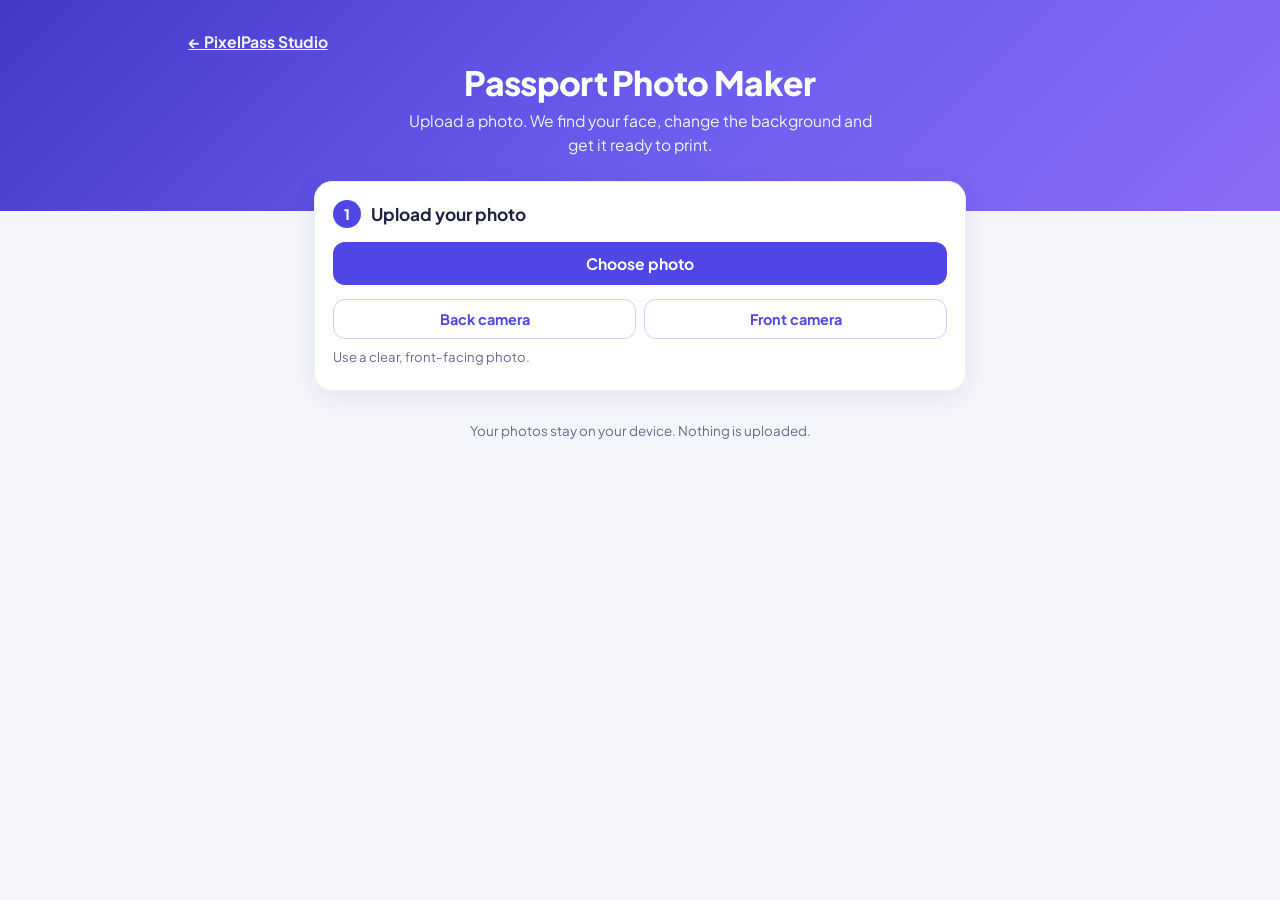
<file: editor.html>
<!DOCTYPE html>
<html lang="en">
<head>
<meta charset="utf-8">
<meta name="viewport" content="width=device-width,initial-scale=1">
<title>Photo Editor – PixelPass Studio</title><link rel="icon" href="assets/favicon.svg" type="image/svg+xml">
<meta name="description" content="Free passport photo maker: change the background colour, pick any photo size and print many copies on A4 or any page.">
<link rel="preconnect" href="https://fonts.googleapis.com"><link rel="preconnect" href="https://fonts.gstatic.com" crossorigin>
<link href="https://fonts.googleapis.com/css2?family=Plus+Jakarta+Sans:wght@400;600;700;800&display=swap" rel="stylesheet">
<style>
:root{--ink:#1f2340;--mut:#666b8c;--c1:#4f46e5;--c1d:#4338ca;--c4:#0d9488;--bd:#e4e6f2;--bg:#f5f6fb;color-scheme:light}
*{box-sizing:border-box}
html{scroll-behavior:smooth}
body{margin:0;font:16px/1.55 "Plus Jakarta Sans","Segoe UI",system-ui,sans-serif;color:var(--ink);background:var(--bg);min-height:100vh}
header{color:#fff;text-align:center;padding:30px 18px 54px;background:linear-gradient(135deg,#4338ca,#6d5ef0 55%,#8b6bf5)}
h1{margin:0 0 6px;font:800 clamp(1.5rem,6vw,2.1rem)/1.2 "Plus Jakarta Sans","Segoe UI",system-ui,sans-serif;letter-spacing:-.02em}
header p{margin:0 auto;max-width:480px;opacity:.93;font-size:.98rem}
main{max-width:680px;margin:-30px auto 0;padding:0 14px 8px;position:relative}
.card{background:#fff;border-radius:18px;padding:18px;margin-bottom:16px;box-shadow:0 6px 24px rgba(40,40,100,.09);border:1px solid #eceef8}
h2{margin:0 0 14px;font:700 1.08rem/1.2 "Plus Jakarta Sans","Segoe UI",system-ui,sans-serif;display:flex;align-items:center;gap:10px}
.n{display:inline-grid;place-items:center;width:28px;height:28px;border-radius:50%;background:var(--c1);color:#fff;font-size:.9rem;font-weight:800}
.g{display:grid;grid-template-columns:repeat(auto-fit,minmax(150px,1fr));gap:10px;margin-bottom:10px}
label{display:block;font-size:.85rem;font-weight:700;color:var(--mut);margin:0 0 4px}
select,input[type=number],input[type=text]{width:100%;padding:10px 12px;border:1.5px solid var(--bd);border-radius:12px;font:inherit;background:#fff;color:var(--ink);transition:border-color .15s,box-shadow .15s}
select:focus,input:focus{outline:0;border-color:var(--c1);box-shadow:0 0 0 4px rgba(79,70,229,.14)}
input[type=range]{width:100%;accent-color:var(--c1)}
input[type=color]{width:100%;height:42px;border:1.5px solid var(--bd);border-radius:12px;padding:3px;background:#fff}
.ck{display:flex;align-items:center;gap:8px;font-weight:600;color:var(--ink);margin:8px 0}
.btn{display:block;width:100%;text-align:center;padding:12px;border:0;border-radius:12px;font:700 .98rem "Plus Jakarta Sans","Segoe UI",system-ui,sans-serif;color:#fff;background:var(--c1);cursor:pointer;margin-top:10px;transition:background .15s,transform .1s}
.btn:hover{background:var(--c1d)}.btn:active{transform:scale(.985)}
.alt{background:var(--c4)}.alt:hover{background:#0b7d73}
.ghost{background:#fff;color:var(--c1);border:1.5px solid #cfd2f3}.ghost:hover{background:#f1f2ff}
.btn:disabled{opacity:.4}
.row2{display:flex;gap:8px}.row2 .btn{flex:1;padding:10px;font-size:.9rem}
details.adv{margin-top:12px;border-top:1px solid var(--bd);padding-top:8px}
details.adv summary{cursor:pointer;font-weight:700;color:var(--c1);padding:6px 0;list-style:none}
details.adv summary::before{content:"＋ "}details.adv[open] summary::before{content:"－ "}
details.adv summary::-webkit-details-marker{display:none}
@media (prefers-reduced-motion:reduce){html{scroll-behavior:auto}.btn{transition:none}}
.sw{display:flex;flex-wrap:wrap;gap:8px;margin:2px 0 10px}.sw button{width:34px;height:34px;border-radius:50%;border:2px solid #d7daf0;padding:0;cursor:pointer}.sw button:hover{border-color:var(--c1)}
.vh{position:absolute;opacity:0;width:1px;height:1px}
canvas{display:block;max-width:100%;height:auto;margin:12px auto;border:1px solid var(--bd);border-radius:10px;background:#fff}
#single{max-width:200px}#pv{max-width:240px}
.hint{font-size:.82rem;color:var(--mut);margin:4px 0}
.nav{display:flex;gap:8px;align-items:center}.nav b{flex:1;text-align:center}.nav .btn{width:auto;padding:8px 16px;margin:0}
#ov{position:fixed;inset:0;background:#eef0ff;z-index:50;overflow:auto;padding:12px}
.ovh{display:flex;gap:8px;position:sticky;top:0;z-index:6;padding-bottom:8px;background:#eef0ff}.ovh .btn{margin-top:0}
#pgbox{position:relative;margin:8px auto;background:#fff;box-shadow:0 4px 18px rgba(0,0,0,.25);touch-action:none}
#pgbox img{position:absolute;cursor:grab;touch-action:none;user-select:none;-webkit-user-drag:none;outline:1px dashed #99a}
#printRoot{display:none}
@media print{*{-webkit-print-color-adjust:exact;print-color-adjust:exact}html,body{background:#fff!important;margin:0!important;padding:0!important;min-height:0!important}body>*:not(#printRoot){display:none!important}#printRoot{display:block!important}.pg{position:relative;overflow:hidden;break-after:page;page-break-after:always}.pg:last-child{break-after:auto;page-break-after:auto}.pg img{position:absolute}}
[hidden]{display:none!important}
#msg{font-weight:600;color:var(--c4)}
footer{text-align:center;color:var(--mut);font-size:.84rem;padding:6px 16px 30px}
</style>
</head>
<body>
<header><p style="margin:0 0 8px"><a href="index.html" style="color:#fff;font-weight:700;text-decoration:underline">← PixelPass Studio</a></p><h1>Passport Photo Maker</h1><p>Upload a photo. We find your face, change the background and get it ready to print.</p></header>
<main>

<section class="card"><h2><span class="n">1</span>Upload your photo</h2>
<label for="f" class="btn">Choose photo</label>
<div class="row2"><label for="cam1" class="btn ghost">Back camera</label><label for="cam2" class="btn ghost">Front camera</label></div>
<input id="cam1" class="vh" type="file" accept="image/*" capture="environment"><input id="cam2" class="vh" type="file" accept="image/*" capture="user">
<input id="f" class="vh" type="file" accept="image/jpeg,image/png,image/webp,.jpg,.jpeg,.png,.webp">
<p class="hint" id="fn">Use a clear, front-facing photo.</p></section>

<section class="card" id="s2" hidden><h2><span class="n">2</span>Background</h2>
<label>Background colour (tap to use)</label><div class="sw" id="sw2"></div>
<label for="bgc">Your own colour</label><input id="bgc" type="color" value="#ffffff">
<p class="hint" id="aimsg">Runs automatically after you choose a photo. Needs internet (small download).</p>
<canvas id="pv" width="10" height="10"></canvas>
<button class="btn" id="ok" type="button">Looks good, continue</button>
<details class="adv"><summary>More options</summary>
<label for="hex">Colour code</label><input id="hex" type="text" value="#ffffff" maxlength="7" spellcheck="false" aria-label="Colour code">
<label class="ck"><input id="gu" type="checkbox"> Use my own gradient</label>
<div class="g"><div><label for="gt">Top colour</label><input id="gt" type="color" value="#7cbcf5"></div><div><label for="gb">Bottom colour</label><input id="gb" type="color" value="#e6f3ff"></div></div>
<label for="bgf" class="btn ghost">Use a background picture</label><input id="bgf" class="vh" type="file" accept="image/jpeg,image/png,image/webp,.jpg,.jpeg,.png,.webp">
<label class="ck"><input id="bw" type="checkbox"> Black &amp; white photo</label>
<label class="ck"><input id="lt" type="checkbox" checked> Auto brighten face (fixes dark photos)</label>
<label for="br">Extra brightness</label><input id="br" type="range" min="0" max="60" value="0">
<label class="ck"><input id="fr" type="checkbox" checked> Clean colour fringe around edges</label>
<label for="st">Manual removal strength (if the AI cannot load)</label><input id="st" type="range" min="20" max="180" value="90">
<button class="btn alt" id="ai" type="button">Find face &amp; remove background again</button></details></section>

<section class="card" id="s3" hidden><h2><span class="n">3</span>Size &amp; dress</h2>
<div class="g"><div><label for="mode">Output</label><select id="mode"><option value="single" selected>Single photo (online application)</option><option value="sheet">Print sheet (many photos)</option></select></div>
<div id="szw"><label for="size">Photo size</label><select id="size">
<option value="35x45">35 × 45 mm – Passport / Visa</option>
<option value="51x51">51 × 51 mm (2 × 2 in)</option>
<option value="40x50">40 × 50 mm</option>
<option value="30x40">30 × 40 mm</option>
<option value="33x48">33 × 48 mm – China visa</option>
<option value="20x25">20 × 25 mm – Stamp size</option>
<option value="88x125">88 × 125 mm – Large</option>
<option value="custom">Custom size…</option></select></div>
<div id="spw" hidden><label for="spx">Photo size (pixels)</label><select id="spx"><option value="600x600">600 × 600 px (2 × 2 in)</option><option value="413x531">413 × 531 px (35 × 45 mm)</option><option value="300x400">300 × 400 px</option><option value="200x200">200 × 200 px</option><option value="custom">Custom size…</option></select></div>
<div id="cust2" hidden><label>Width × height (px)</label><div style="display:flex;gap:6px"><input id="cwp" type="number" min="50" max="4000" value="600"><input id="chp" type="number" min="50" max="4000" value="600"></div></div>
<div id="cust" hidden><label>Width × height (mm)</label><div style="display:flex;gap:6px"><input id="cwm" type="number" min="10" max="400" value="35"><input id="chm" type="number" min="10" max="400" value="45"></div></div></div>
<canvas id="single" width="10" height="10"></canvas>
<details class="adv"><summary>Adjust position &amp; quality</summary>
<label for="zm">Zoom</label><input id="zm" type="range" min="60" max="150" value="100">
<label for="hx">Move left / right</label><input id="hx" type="range" min="-30" max="30" value="0">
<label for="vy">Move up / down</label><input id="vy" type="range" min="-30" max="30" value="0">
<button class="btn ghost" id="rs" type="button">Reset position</button>
<label class="ck"><input id="en" type="checkbox"> Enhance detail (for soft or small photos)</label>
<label for="sh">Sharpness</label><input id="sh" type="range" min="0" max="100" value="35">
<div class="g" style="margin-top:8px"><div><label for="bd">Border</label><select id="bd"><option value="0">None</option><option value="0.3" selected>Thin (0.3 mm)</option><option value="0.5">Medium (0.5 mm)</option><option value="1">Thick (1 mm)</option></select></div>
<div><label for="bdc">Border colour</label><input id="bdc" type="color" value="#000000"></div></div></details></section>

<section class="card" id="s4" hidden><h2><span class="n">4</span>Print</h2>
<div class="g">
<div><label for="n">Number of copies</label><input id="n" type="number" min="1" max="200" value="6"></div>
<div><label for="pg">Page size</label><select id="pg"><option value="a4">A4 (210 × 297 mm)</option><option value="a3">A3</option><option value="a5">A5</option><option value="letter">Letter</option><option value="4x6">4 × 6 in</option><option value="5x7">5 × 7 in</option></select></div></div>
<p class="hint" id="info"></p>
<div class="nav" id="nav" hidden><button class="btn ghost" id="prev" type="button">Previous</button><b id="pn"></b><button class="btn ghost" id="next" type="button">Next</button></div>
<canvas id="sheet" width="10" height="10"></canvas>
<button class="btn" id="prn" type="button">Print now</button>
<button class="btn alt" id="dpdf" type="button">Download PDF</button>
<div class="row2"><button class="btn ghost" id="prt" type="button">Move photos</button><button class="btn ghost" id="dl" type="button">Download JPG</button></div>
<details class="adv"><summary>More layout options</summary>
<div class="g"><div><label for="ori">Orientation</label><select id="ori"><option value="p">Portrait</option><option value="l">Landscape</option></select></div>
<div><label for="dpi">Quality (DPI)</label><select id="dpi"><option>150</option><option>200</option><option selected>300</option><option>400</option><option>600</option></select></div>
<div><label for="al">Arrange photos</label><select id="al"><option value="l">Left to right</option><option value="r">Right to left</option><option value="c">Centered</option></select></div>
<div><label for="gap">Gap (mm)</label><input id="gap" type="number" min="0" max="30" step="0.5" value="3"></div>
<div><label for="mar">Page margin (mm)</label><input id="mar" type="number" min="0" max="50" step="0.5" value="8"></div></div>
<p class="hint">For the clearest print use the original camera photo, 300 DPI is enough, and print at 100% / Actual size.</p></details>
<p class="hint" id="msg"></p></section>

<section class="card" id="s5" hidden><h2><span class="n">4</span>Download</h2>
<label for="kb">Maximum file size in KB (optional, e.g. 50)</label><input id="kb" type="number" min="5" max="5000" placeholder="No limit">
<p class="hint" id="sinfo"></p>
<button class="btn" id="dls" type="button">Download photo (JPG)</button></section>
</main>
<div id="ov" hidden>
<div class="ovh"><button class="btn ghost" id="ovx" type="button">Close</button><button class="btn" id="ovp" type="button">Print</button><button class="btn alt" id="ovr" type="button">Reset</button></div>
<div class="nav" id="ovn" hidden><button class="btn ghost" id="ovprev" type="button">Previous</button><b id="ovpn"></b><button class="btn ghost" id="ovnext" type="button">Next</button></div>
<p class="hint">Drag any photo to move it. When ready, press Print. In the print window choose your printer (or Save as PDF), set Scale to 100% / Actual size, and paper to the same size.</p>
<div id="pgbox"></div></div>
<div id="printRoot"></div>
<footer>Your photos stay on your device. Nothing is uploaded.</footer>
<script>
(function(){
var $=function(i){return document.getElementById(i)};
var cropPx=0,origImg=null,lightLut=null,cutAdj,faceB=null,lightDirty=true,srcFile,work,cut,hT=0,hX=0,c0=0,bgI=null,ok=false,cur=0,tm,S=null;
var PG={a4:[210,297],a3:[297,420],a5:[148,210],letter:[215.9,279.4],'4x6':[101.6,152.4],'5x7':[127,177.8]};
function deb(f,t){clearTimeout(tm);tm=setTimeout(f,t)}
function loadImg(file,cb){var u=URL.createObjectURL(file),im=new Image();im.onload=function(){URL.revokeObjectURL(u);cb(im)};im.onerror=function(){$('fn').textContent='Could not open this picture.'};im.src=u}
function save(b,n){var u=URL.createObjectURL(b),a=document.createElement('a');a.href=u;a.download=n;document.body.appendChild(a);a.click();a.remove();setTimeout(function(){URL.revokeObjectURL(u)},4000)}
function gray(x,X,Y,w,h){var im=x.getImageData(X,Y,w,h),q=im.data;for(var k=0;k<q.length;k+=4){var g=.299*q[k]+.587*q[k+1]+.114*q[k+2];q[k]=q[k+1]=q[k+2]=g}x.putImageData(im,X,Y)}
function paintBg(x,X,Y,w,h){if(bgI){var s=Math.max(w/bgI.width,h/bgI.height),dw=bgI.width*s,dh=bgI.height*s;x.drawImage(bgI,X+(w-dw)/2,Y+(h-dh)/2,dw,dh)}else if($('gu').checked){var g=x.createLinearGradient(0,Y,0,Y+h);g.addColorStop(0,$('gt').value);g.addColorStop(1,$('gb').value);x.fillStyle=g;x.fillRect(X,Y,w,h)}else{x.fillStyle=$('bgc').value;x.fillRect(X,Y,w,h)}}

$('f').onchange=function(){var f=this.files[0];if(!f)return;srcFile=f;faceB=null;$('fn').textContent=f.name;
loadImg(f,function(im){origImg=im;var s=Math.min(1,1600/Math.max(im.width,im.height));work=document.createElement('canvas');work.width=Math.round(im.width*s);work.height=Math.round(im.height*s);work.getContext('2d').drawImage(im,0,0,work.width,work.height);
ok=false;$('s3').hidden=$('s4').hidden=$('s5').hidden=true;$('s2').hidden=false;$('zm').value=100;$('hx').value=0;$('vy').value=0;build();runAI();$('s2').scrollIntoView({behavior:'smooth'})})};

$('cam1').onchange=$('cam2').onchange=$('f').onchange;

function build(){
var w=work.width,h=work.height,id=work.getContext('2d').getImageData(0,0,w,h),d=id.data,tol=+$('st').value,x,y,i,k,R=[],G=[],B=[];
function sm(px,py){k=(py*w+px)*4;R.push(d[k]);G.push(d[k+1]);B.push(d[k+2])}
function md(a){a.sort(function(p,q){return p-q});return a[a.length>>1]}
var cols=[],bands=[[.025,.06,0,1,0,1],[0,1,.025,.06,0,.45],[0,1,.94,.975,0,.45]];
bands[0]=[0,1,.025,.06,0,1];bands[1]=[.025,.06,0,.45,0,1];bands[2]=[.94,.975,0,.45,0,1];
for(var bi=0;bi<3;bi++){var bb=bands[bi],R=[],G=[],B=[],xa=Math.round(bb[0]*w),xb=Math.max(xa+1,Math.round(bb[1]*w)),ya=Math.round(bb[2]*h),yb=Math.max(ya+1,Math.round(bb[3]*h));
if(bi==0){xa=0;xb=w;ya=Math.round(.025*h);yb=Math.round(.06*h)}else if(bi==1){xa=Math.round(.025*w);xb=Math.round(.06*w);ya=0;yb=Math.round(.45*h)}else{xa=Math.round(.94*w);xb=Math.round(.975*w);ya=0;yb=Math.round(.45*h)}
for(y=ya;y<yb;y+=2)for(x=xa;x<xb;x+=2){k=(y*w+x)*4;R.push(d[k]);G.push(d[k+1]);B.push(d[k+2])}
if(R.length)cols.push([md(R),md(G),md(B)])}
var r0=cols[0][0],g0=cols[0][1],b0=cols[0][2],bg=new Uint8Array(w*h),st=new Int32Array(w*h),sp=0,gx0=w*.4,gx1=w*.6,gy0=h*.4,gy1=h*.85;
var sat=Math.max(r0,g0,b0)-Math.min(r0,g0,b0),sr=r0+g0+b0||1;
function chm(p){if(sat<=60)return false;k=p*4;var t=d[k]+d[k+1]+d[k+2];if(t<45)return false;return Math.abs(d[k]/t-r0/sr)+Math.abs(d[k+1]/t-g0/sr)+Math.abs(d[k+2]/t-b0/sr)<.2*(tol/100)}
function dist(p){k=p*4;var m=9999;for(var j=0;j<cols.length;j++){var v=Math.abs(d[k]-cols[j][0])+Math.abs(d[k+1]-cols[j][1])+Math.abs(d[k+2]-cols[j][2]);if(v<m)m=v}return chm(p)?Math.min(m,tol-1):m}
function sk(r,g,b){return r>80&&g>35&&b>15&&r>g&&r>b&&(r-g)>12&&(r-Math.min(g,b))>25}
var bgSk=sk(r0,g0,b0);
function guard(p){var px=p%w,py=(p/w)|0;if(px>gx0&&px<gx1&&py>gy0&&py<gy1)return true;if(bgSk)return false;k=p*4;return sk(d[k],d[k+1],d[k+2])}
function diff(p,q){return Math.abs(d[p*4]-d[q*4])+Math.abs(d[p*4+1]-d[q*4+1])+Math.abs(d[p*4+2]-d[q*4+2])}
function seed(p){if(!bg[p]&&dist(p)<tol&&!guard(p)){bg[p]=1;st[sp++]=p}}
function nb(p,q){if(bg[q]||guard(q))return;var dq=dist(q);if((dq<tol&&(diff(p,q)<60||chm(q)))||(diff(p,q)<7&&dq<tol*1.6)){bg[q]=1;st[sp++]=q}}
var rw=Math.max(3,Math.round(.012*w));
for(y=0;y<h;y++)for(x=0;x<w;x++){if(y<rw||(y<h*.6&&(x<rw||x>=w-rw))){i=y*w+x;bg[i]=1;st[sp++]=i}}
var ins=Math.max(rw+2,Math.round(.03*Math.min(w,h)));
for(x=ins;x<w-ins;x++)seed(ins*w+x);
for(y=ins;y<h*.6;y++){seed(y*w+ins);seed(y*w+w-1-ins)}
for(x=0;x<w;x++)seed((h-1)*w+x);
for(y=0;y<h;y++){seed(y*w);seed(y*w+w-1)}
while(sp){var p=st[--sp],px=p%w,py=(p/w)|0;if(px>0)nb(p,p-1);if(px<w-1)nb(p,p+1);if(py>0)nb(p,p-w);if(py<h-1)nb(p,p+w)}
var lab=new Int32Array(w*h),best=0,bl=0,L=0;
for(i=0;i<w*h;i++)if(!bg[i]&&!lab[i]){L++;var c=0;sp=0;st[sp++]=i;lab[i]=L;
while(sp){var q=st[--sp],qx=q%w,qy=(q/w)|0;c++;
if(qx>0&&!bg[q-1]&&!lab[q-1]){lab[q-1]=L;st[sp++]=q-1}if(qx<w-1&&!bg[q+1]&&!lab[q+1]){lab[q+1]=L;st[sp++]=q+1}
if(qy>0&&!bg[q-w]&&!lab[q-w]){lab[q-w]=L;st[sp++]=q-w}if(qy<h-1&&!bg[q+w]&&!lab[q+w]){lab[q+w]=L;st[sp++]=q+w}}
if(c>best){best=c;bl=L}}
var a=new Uint8Array(w*h);for(i=0;i<w*h;i++)a[i]=lab[i]===bl?255:0;
for(var it=0;it<2;it++){var e=a.slice();for(y=1;y<h-1;y++)for(x=1;x<w-1;x++){i=y*w+x;if(a[i]&&(!a[i-1]||!a[i+1]||!a[i-w]||!a[i+w]))e[i]=0}a=e}
for(var ps=0;ps<2;ps++){var s2=a.slice();for(y=1;y<h-1;y++)for(x=1;x<w-1;x++){i=y*w+x;s2[i]=(a[i-w-1]+a[i-w]+a[i-w+1]+a[i-1]+a[i]+a[i+1]+a[i+w-1]+a[i+w]+a[i+w+1])/9}a=s2}
for(i=0;i<w*h;i++)d[i*4+3]=a[i];
cut=document.createElement('canvas');cut.width=w;cut.height=h;cut.getContext('2d').putImageData(id,0,0);lightDirty=true;
finish(a,w,h);paintPv();renderAll()}
function finish(a,w,h){var x,y;hT=0;for(y=0;y<h;y++){var n=0;for(x=0;x<w;x++)if(a[y*w+x]>128)n++;if(n>w*.04){hT=y;break}}
c0=h*.69;var sx=0,sn=0,ye=Math.min(h,hT+Math.round(c0*.35));
for(y=hT;y<ye;y++)for(x=0;x<w;x++)if(a[y*w+x]>128){sx+=x;sn++}
hX=sn?sx/sn:w/2}

function applyLight(){lightDirty=false;lightLut=null;if(!cut)return;var auto=$('lt').checked,extra=+$('br').value;if(!auto&&!extra){cutAdj=null;lightLut=null;return}
var w=cut.width,h=cut.height,cx=cut.getContext('2d'),id=cx.getImageData(0,0,w,h),d=id.data,x0,x1,y0,y1,x,y,i,sum=0,n=0;
if(faceB){x0=faceB.originX+.15*faceB.width;x1=faceB.originX+.85*faceB.width;y0=faceB.originY+.2*faceB.height;y1=faceB.originY+.9*faceB.height}else{x0=hX-.1*w;x1=hX+.1*w;y0=hT+.15*c0;y1=hT+.5*c0}
x0=Math.max(0,Math.round(x0));x1=Math.min(w-1,Math.round(x1));y0=Math.max(0,Math.round(y0));y1=Math.min(h-1,Math.round(y1));
for(y=y0;y<=y1;y+=2)for(x=x0;x<=x1;x+=2){i=(y*w+x)*4;if(d[i+3]>200){sum+=.299*d[i]+.587*d[i+1]+.114*d[i+2];n++}}
var m=n>20?sum/n/255:.5,g=1;if(auto&&m<.46)g=Math.max(.55,Math.log(.46)/Math.log(Math.max(.06,m)));
var gain=1+extra/100,lut=new Uint8Array(256);for(i=0;i<256;i++)lut[i]=Math.round(Math.min(1,Math.pow(i/255,g)*gain)*255);
lightLut=lut;for(i=0;i<d.length;i+=4){d[i]=lut[d[i]];d[i+1]=lut[d[i+1]];d[i+2]=lut[d[i+2]]}
cutAdj=document.createElement('canvas');cutAdj.width=w;cutAdj.height=h;cutAdj.getContext('2d').putImageData(id,0,0)}
function paintPv(){if(lightDirty)applyLight();if(!cut)return;var c=$('pv'),w=cut.width,h=cut.height;c.width=w;c.height=h;var x=c.getContext('2d');paintBg(x,0,0,w,h);x.drawImage(cutAdj||cut,0,0);if($('bw').checked)gray(x,0,0,w,h)}

function sizeMM(){var v=$('size').value;if(v=='custom')return[Math.max(10,+$('cwm').value||35),Math.max(10,+$('chm').value||45)];var p=v.split('x');return[+p[0],+p[1]]}
function lay(){var s=sizeMM(),pg=PG[$('pg').value],o=$('ori').value=='l',pw=o?pg[1]:pg[0],ph=o?pg[0]:pg[1],m=+$('mar').value||0,g=+$('gap').value||0,dpi=+$('dpi').value,
cols=Math.floor((pw-2*m+g)/(s[0]+g)),rows=Math.floor((ph-2*m+g)/(s[1]+g)),per=Math.max(0,cols)*Math.max(0,rows),n=Math.max(1,Math.min(200,+$('n').value||1));
return{s:s,pw:pw,ph:ph,m:m,g:g,cols:cols,per:per,n:n,pages:per?Math.ceil(n/per):0,px:function(mm){return Math.round(mm/25.4*dpi)}}}
function usm(id,w,h,amt,r){if(amt<=0)return;var d=id.data,N=w*h,c,i,ch=new Float32Array(N);
for(c=0;c<3;c++){for(i=0;i<N;i++)ch[i]=d[i*4+c];var bl=bx(ch,w,h,r);for(i=0;i<N;i++){var v=d[i*4+c]+amt*(d[i*4+c]-bl[i]);d[i*4+c]=v<0?0:v>255?255:v}}}
function photo(W,H,b){var c=document.createElement('canvas');c.width=W;c.height=H;var x=c.getContext('2d');x.fillStyle=$('bdc').value;x.fillRect(0,0,W,H);
var iw=W-2*b,ih=H-2*b,ra=iw/ih,CW=cut.width,CH=cut.height,ch=c0,cw=ch*ra,top=hT-.09*ch;
if(top<0)top=0;if(top+ch>CH){ch=CH-top;cw=ch*ra}if(cw>CW){cw=CW;ch=cw/ra}
var left=Math.max(0,Math.min(hX-cw/2,CW-cw)),z=+$('zm').value/100,cx=left+cw/2+(+$('hx').value/100)*cw,cy=top+ch/2+(+$('vy').value/100)*ch,cw2=cw/z,ch2=ch/z,sc=iw/cw2;
cropPx=cw2*(origImg?origImg.width/CW:1);var l2=cx-cw2/2,t2=cy-ch2/2,sub=document.createElement('canvas');sub.width=iw;sub.height=ih;var sx=sub.getContext('2d');sx.imageSmoothingQuality='high';
if(origImg){var k=origImg.width/CW;sx.drawImage(origImg,l2*k,t2*k,cw2*k,ch2*k,0,0,iw,ih);sx.globalCompositeOperation='destination-in';sx.drawImage(cut,l2,t2,cw2,ch2,0,0,iw,ih);sx.globalCompositeOperation='source-over'}
else sx.drawImage(cutAdj||cut,l2,t2,cw2,ch2,0,0,iw,ih);
var sid=sx.getImageData(0,0,iw,ih),sd=sid.data,i;
if(origImg&&lightLut){for(i=0;i<sd.length;i+=4){sd[i]=lightLut[sd[i]];sd[i+1]=lightLut[sd[i+1]];sd[i+2]=lightLut[sd[i+2]]}}
var up=Math.max(1,iw/Math.max(1,cropPx)),en=$('en').checked,am=(+$('sh').value/100)*(en?1.6:.9);
usm(sid,iw,ih,am,Math.max(1,Math.min(4,Math.round(up*.9))));
if(en)usm(sid,iw,ih,.25,Math.max(6,Math.round(iw/40)));
sx.putImageData(sid,0,0);
x.save();x.beginPath();x.rect(b,b,iw,ih);x.clip();paintBg(x,b,b,iw,ih);x.drawImage(sub,b,b);x.restore();
if($('bw').checked)gray(x,b,b,iw,ih);return c}
function places(k,L){var a=k*L.per,e=Math.min(L.n,a+L.per),al=$('al').value,out=[];
for(var i=a;i<e;i++){var j=i-a,r=(j/L.cols)|0,cl=j%L.cols,inRow=Math.min(L.cols,e-a-r*L.cols),xm;
if(al=='l')xm=L.m+cl*(L.s[0]+L.g);else if(al=='r')xm=L.pw-L.m-L.s[0]-cl*(L.s[0]+L.g);else xm=(L.pw-(inRow*L.s[0]+(inRow-1)*L.g))/2+cl*(L.s[0]+L.g);
out.push([xm,L.m+r*(L.s[1]+L.g)])}return out}
var manual=null,manSig='',ovPage=0,photoURL=null;
function sigOf(L){return [L.s,L.pw,L.ph,L.m,L.g,L.n,$('al').value].join('|')}
function pos(k,L){return(manual&&manSig===sigOf(L)&&manual[k])?manual[k]:places(k,L)}
function paintPage(c,k,L,p,sc){sc=sc||1;var f=function(mm){return Math.round(L.px(mm)*sc)};c.width=f(L.pw);c.height=f(L.ph);var x=c.getContext('2d');x.imageSmoothingQuality='high';x.fillStyle='#fff';x.fillRect(0,0,c.width,c.height);
pos(k,L).forEach(function(q){x.drawImage(p,f(q[0]),f(q[1]),Math.round(p.width*sc),Math.round(p.height*sc))})}

function applyMode(){var sg=$('mode').value=='single';$('szw').hidden=sg;$('spw').hidden=!sg;$('cust').hidden=sg||$('size').value!='custom';$('cust2').hidden=!(sg&&$('spx').value=='custom');$('s4').hidden=!ok||sg;$('s5').hidden=!ok||!sg;$('single').style.maxWidth=sg?'320px':'200px'}
function renderAll(){if(!cut||!ok)return;if(lightDirty)applyLight();applyMode();
if($('mode').value=='single'){var q=$('spx').value=='custom'?[+$('cwp').value||600,+$('chp').value||600]:$('spx').value.split('x').map(Number),W1=Math.max(50,Math.min(4000,Math.round(q[0]))),H1=Math.max(50,Math.min(4000,Math.round(q[1]))),bm1=+$('bd').value,b1=bm1>0?Math.max(1,Math.round(bm1*11.81)):0,p1=photo(W1,H1,b1),sg1=$('single');
sg1.width=W1;sg1.height=H1;sg1.getContext('2d').drawImage(p1,0,0);S={single:true};
var wn=cropPx<W1*.8?' Your original photo is small for this size, so it may look soft. Use a closer or higher-resolution photo.':'';sg1.toBlob(function(bl){$('sinfo').textContent=W1+' × '+H1+' px, about '+Math.round(bl.size/1024)+' KB.'+wn},'image/jpeg',.92);return}
var L=lay(),bm=+$('bd').value,b=bm>0?Math.max(1,L.px(bm)):0,W=L.px(L.s[0]),H=L.px(L.s[1]),p=photo(W,H,b),sg=$('single');
sg.width=W;sg.height=H;sg.getContext('2d').drawImage(p,0,0);S={L:L,p:p};
if(L.per<1){$('info').textContent='This photo size does not fit on the page. Choose a smaller size or a larger page.';return}
cur=Math.min(cur,L.pages-1);
var ed=cropPx/(L.s[0]/25.4);$('info').textContent=L.per+' photos fit on one page. '+L.n+' copies need '+L.pages+' page'+(L.pages>1?'s':'')+'.'+(ed<220?' Warning: your original photo gives only about '+Math.round(ed)+' DPI for this size, so the print will look soft. Use a closer, higher-resolution photo.':'');
$('nav').hidden=L.pages<2;$('pn').textContent='Page '+(cur+1)+' of '+L.pages;$('prev').disabled=cur<1;$('next').disabled=cur>=L.pages-1;
var area=L.px(L.pw)*L.px(L.ph),cap=navigator.maxTouchPoints>0?16e6:60e6,sc=area>cap?Math.sqrt(cap/area):1;
if(sc<1)$('info').textContent+=' The preview and JPG are reduced for this device; the PDF keeps full quality.';
try{paintPage($('sheet'),cur,L,p,sc)}catch(e){$('info').textContent='The page preview is too large for your device. The PDF can still keep full quality.'}}

function pdfAll(){return(async function(){var L=S.L,k,hq=hqPhoto(L),img,flt;
if(window.CompressionStream){var id=hq.getContext('2d').getImageData(0,0,hq.width,hq.height).data,rgb=new Uint8Array(hq.width*hq.height*3),j=0;for(var i=0;i<id.length;i+=4){rgb[j++]=id[i];rgb[j++]=id[i+1];rgb[j++]=id[i+2]}
img=new Uint8Array(await new Response(new Blob([rgb]).stream().pipeThrough(new CompressionStream('deflate'))).arrayBuffer());flt='/Filter/FlateDecode'}
else{var bl=await new Promise(function(r){hq.toBlob(r,'image/jpeg',1)});img=new Uint8Array(await bl.arrayBuffer());flt='/Filter/DCTDecode'}
var ch=[],of=[],len=0,te=new TextEncoder(),mm=72/25.4,pw=(L.pw*mm).toFixed(2),ph=(L.ph*mm).toFixed(2),w=(L.s[0]*mm).toFixed(2),h=(L.s[1]*mm).toFixed(2);
function add(x){if(typeof x=='string')x=te.encode(x);ch.push(x);len+=x.length}
function ob(i,s){of[i]=len;add(i+' 0 obj\n'+s+'\nendobj\n')}
add('%PDF-1.4\n');ob(1,'<</Type/Catalog/Pages 2 0 R>>');
var kids=[];for(k=0;k<L.pages;k++)kids.push((4+2*k)+' 0 R');
ob(2,'<</Type/Pages/Count '+L.pages+'/Kids['+kids.join(' ')+']>>');
of[3]=len;add('3 0 obj\n<</Type/XObject/Subtype/Image/Width '+hq.width+'/Height '+hq.height+'/ColorSpace/DeviceRGB/BitsPerComponent 8'+flt+'/Length '+img.length+'>>\nstream\n');add(img);add('\nendstream\nendobj\n');
for(k=0;k<L.pages;k++){var pi=4+2*k,ci=5+2*k,cs='';
pos(k,L).forEach(function(q){cs+='q '+w+' 0 0 '+h+' '+(q[0]*mm).toFixed(2)+' '+((L.ph-q[1]-L.s[1])*mm).toFixed(2)+' cm /Im0 Do Q\n'});
ob(pi,'<</Type/Page/Parent 2 0 R/MediaBox[0 0 '+pw+' '+ph+']/Resources<</XObject<</Im0 3 0 R>>>>/Contents '+ci+' 0 R>>');
ob(ci,'<</Length '+cs.length+'>>\nstream\n'+cs+'endstream')}
var N=4+2*L.pages,xr=len,t='xref\n0 '+N+'\n0000000000 65535 f \n';
for(k=1;k<N;k++)t+=('0000000000'+of[k]).slice(-10)+' 00000 n \n';
add(t+'trailer\n<</Size '+N+'/Root 1 0 R>>\nstartxref\n'+xr+'\n%%EOF');
return new Blob(ch,{type:'application/pdf'})})()}

['st'].forEach(function(i){$(i).oninput=function(){$('aimsg').textContent='Manual mode.';deb(build,200)}});
['zm','hx','vy','bd','bdc','n','pg','ori','dpi','al','gap','mar','cwm','chm','sh','en'].forEach(function(i){$(i).oninput=$(i).onchange=function(){deb(renderAll,80)}});
$('size').onchange=function(){renderAll()};
['mode','spx'].forEach(function(i){$(i).onchange=function(){renderAll()}});
['cwp','chp'].forEach(function(i){$(i).oninput=function(){deb(renderAll,100)}});
$('bgc').oninput=function(){$('gu').checked=false;bgI=null;$('bgf').value='';$('hex').value=$('bgc').value;paintPv();deb(renderAll,80)};
$('hex').oninput=function(){var v=this.value.trim();if(v[0]!=='#')v='#'+v;if(/^#[0-9a-fA-F]{6}$/.test(v)){$('bgc').value=v.toLowerCase();$('gu').checked=false;bgI=null;$('bgf').value='';paintPv();deb(renderAll,80)}};
$('bw').onchange=function(){paintPv();renderAll()};
$('bgf').onchange=function(){var f=this.files[0];if(f)loadImg(f,function(im){bgI=im;paintPv();renderAll()})};
$('ok').onclick=function(){ok=true;$('s3').hidden=false;renderAll();$('s3').scrollIntoView({behavior:'smooth'})};
$('rs').onclick=function(){$('zm').value=100;$('hx').value=0;$('vy').value=0;renderAll()};
$('dls').onclick=function(){var c=$('single'),kb=+$('kb').value||0;
function enc(q){return new Promise(function(r){c.toBlob(r,'image/jpeg',q)})}
(async function(){var bl=await enc(.98);
if(kb>0){var lo=.2,hi=.95;bl=await enc(lo);if(bl.size/1024>kb){$('sinfo').textContent='Cannot reach '+kb+' KB at this size. Saved the smallest quality ('+Math.round(bl.size/1024)+' KB). Try a smaller pixel size.'}
else{for(var i=0;i<8;i++){var m=(lo+hi)/2,t=await enc(m);if(t.size/1024<=kb){lo=m;bl=t}else hi=m}$('sinfo').textContent='Saved: '+Math.round(bl.size/1024)+' KB'}}
save(bl,'passport-photo.jpg')})()};
(function(){var G=[['#ffffff','#ffffff','White'],['#7cbcf5','#e6f3ff','Sky blue'],['#9a9a9a','#f5f5f5','Grey'],['#7a849e','#c9cfdf','Slate'],['#f5b7c8','#ffeef3','Pink'],['#9fd8c4','#effaf5','Mint'],['#b7a6f0','#f1edff','Lavender'],['#f6b99a','#fff0e8','Peach'],['#5b7fc7','#dbe6fb','Royal blue'],['#e6d3a8','#fbf6e6','Cream'],['#3f77c4','#cfe3fa','Deep to light blue'],
['#1e3a8a','#93c5fd','Navy to sky'],['#0369a1','#7dd3fc','Ocean'],['#0f766e','#99f6e4','Deep teal'],['#166534','#bbf7d0','Forest green'],['#6b21a8','#e9d5ff','Deep purple'],['#991b1b','#fecaca','Crimson'],['#c2410c','#fed7aa','Sunset'],['#be185d','#fbcfe8','Deep rose'],['#3730a3','#c7d2fe','Indigo'],['#1f2937','#d1d5db','Charcoal'],['#78350f','#fde68a','Brown gold']],h=$('sw2');
G.forEach(function(c){var b=document.createElement('button');b.type='button';b.style.background='linear-gradient(to bottom,'+c[0]+','+c[1]+')';b.title=c[2];b.setAttribute('aria-label',c[2]);b.onclick=function(){if(c[0]===c[1]){$('bgc').value=c[0];$('bgc').oninput();return}$('gt').value=c[0];$('gb').value=c[1];$('gu').checked=true;bgI=null;$('bgf').value='';paintPv();deb(renderAll,80)};h.appendChild(b)});
['gu','gt','gb'].forEach(function(i){$(i).oninput=$(i).onchange=function(){if(i!=='gu')$('gu').checked=true;bgI=null;$('bgf').value='';paintPv();deb(renderAll,80)}})})();
var mp=null;
function bx(s,w,h,r){var N=w*h,t=new Float32Array(N),d=new Float32Array(N),x,y,a,o,k;
for(y=0;y<h;y++){a=0;o=y*w;for(x=0;x<=r&&x<w;x++)a+=s[o+x];for(x=0;x<w;x++){t[o+x]=a;k=x+r+1;if(k<w)a+=s[o+k];k=x-r;if(k>=0)a-=s[o+k]}}
for(x=0;x<w;x++){a=0;for(y=0;y<=r&&y<h;y++)a+=t[y*w+x];for(y=0;y<h;y++){d[y*w+x]=a;k=y+r+1;if(k<h)a+=t[k*w+x];k=y-r;if(k>=0)a-=t[k*w+x]}}
for(y=0;y<h;y++){var cy=Math.min(h-1,y+r)-Math.max(0,y-r)+1;for(x=0;x<w;x++)d[y*w+x]/=cy*(Math.min(w-1,x+r)-Math.max(0,x-r)+1)}return d}
function gf(I,p,w,h,r,e){var N=w*h,i,I2=new Float32Array(N),Ip=new Float32Array(N);for(i=0;i<N;i++){I2[i]=I[i]*I[i];Ip[i]=I[i]*p[i]}
var mI=bx(I,w,h,r),mp=bx(p,w,h,r),cI=bx(I2,w,h,r),cIp=bx(Ip,w,h,r),a=new Float32Array(N),b=new Float32Array(N);
for(i=0;i<N;i++){var v=cI[i]-mI[i]*mI[i],c=cIp[i]-mI[i]*mp[i];a[i]=c/(v+e);b[i]=mp[i]-a[i]*mI[i]}
var ma=bx(a,w,h,r),mb=bx(b,w,h,r),q=new Float32Array(N);for(i=0;i<N;i++)q[i]=ma[i]*I[i]+mb[i];return q}
function bbox(a,w,h){var x0=w,y0=h,x1=0,y1=0,x,y;for(y=0;y<h;y+=2)for(x=0;x<w;x+=2)if(a[y*w+x]>128){if(x<x0)x0=x;if(x>x1)x1=x;if(y<y0)y0=y;if(y>y1)y1=y}return x1>x0&&y1>y0?[x0,y0,x1,y1]:[0,0,w,h]}
function retryFace(o,a,w,h){try{var bb=bbox(a,w,h),rx0=Math.max(0,bb[0]-.05*w),rx1=Math.min(w,bb[2]+.05*w),ry0=bb[1],ry1=Math.min(h,bb[1]+(bb[3]-bb[1])*.4),rw=rx1-rx0,rh=ry1-ry0,sc=Math.min(4,Math.max(1,640/Math.max(rw,rh))),c=document.createElement('canvas');c.width=Math.round(rw*sc);c.height=Math.round(rh*sc);c.getContext('2d').drawImage(work,rx0,ry0,rw,rh,0,0,c.width,c.height);
var r=o.fd.detect(c),bx=r&&r.detections&&r.detections[0]&&r.detections[0].boundingBox;if(!bx)return null;return{originX:rx0+bx.originX/sc,originY:ry0+bx.originY/sc,width:bx.width/sc,height:bx.height/sc}}catch(e){return null}}
function refine(a0,w,h,fb,Pc){var a=a0.slice(),d=work.getContext('2d').getImageData(0,0,w,h).data,N=w*h,q=new Int32Array(N),i,x,y,tot=0,rem=0;for(i=0;i<N;i++)if(a[i]>=30)tot++;
for(var pass=0;pass<2;pass++){var ref=new Int32Array(N).fill(-1),dep=new Uint8Array(N),qh=0,qt=0;
for(i=0;i<N;i++)if(a[i]<30){x=i%w;y=(i/w)|0;if((x>0&&a[i-1]>=30)||(x<w-1&&a[i+1]>=30)||(y>0&&a[i-w]>=30)||(y<h-1&&a[i+w]>=30)){ref[i]=i;q[qt++]=i}}
while(qh<qt){var p=q[qh++];if(dep[p]>=28)continue;x=p%w;y=(p/w)|0;var nn=[x>0?p-1:-1,x<w-1?p+1:-1,y>0?p-w:-1,y<h-1?p+w:-1];
for(var k=0;k<4;k++){var n=nn[k];if(n>=0&&a[n]>=30&&ref[n]<0){ref[n]=ref[p];dep[n]=dep[p]+1;q[qt++]=n}}}
for(i=0;i<N;i++)if(a[i]>=30&&ref[i]>=0&&ref[i]!==i&&(!Pc||Pc[i]<.9)){x=i%w;y=(i/w)|0;
if(fb&&x>fb.originX&&x<fb.originX+fb.width&&y>fb.originY&&y<fb.originY+fb.height)continue;
var r=ref[i]*4,j=i*4;if(Math.abs(d[j]-d[r])+Math.abs(d[j+1]-d[r+1])+Math.abs(d[j+2]-d[r+2])<45&&Math.max(d[j],d[j+1],d[j+2])-Math.min(d[j],d[j+1],d[j+2])>50&&Math.max(d[r],d[r+1],d[r+2])-Math.min(d[r],d[r+1],d[r+2])>50){a[i]=0;rem++}}}
if(rem>tot*.12)return a0;
for(var ps=0;ps<2;ps++){var c=a.slice();for(y=1;y<h-1;y++)for(x=1;x<w-1;x++){i=y*w+x;c[i]=(a[i-w-1]+a[i-w]+a[i-w+1]+a[i-1]+a[i]+a[i+1]+a[i+w-1]+a[i+w]+a[i+w+1])/9}a=c}
return a}
async function getMP(){if(mp)return mp;
var V='https://cdn.jsdelivr.net/npm/@mediapipe/tasks-vision@0.10.14',M=await import(V+'/vision_bundle.mjs'),fs=await M.FilesetResolver.forVisionTasks(V+'/wasm'),G='https://storage.googleapis.com/mediapipe-models/';
var seg=await M.ImageSegmenter.createFromOptions(fs,{baseOptions:{modelAssetPath:G+'image_segmenter/selfie_segmenter/float16/latest/selfie_segmenter.tflite',delegate:'CPU'},runningMode:'IMAGE',outputConfidenceMasks:true,outputCategoryMask:false});
var fd=await M.FaceDetector.createFromOptions(fs,{baseOptions:{modelAssetPath:G+'face_detector/blaze_face_short_range/float16/latest/blaze_face_short_range.tflite',delegate:'CPU'},runningMode:'IMAGE'});
mp={seg:seg,fd:fd};return mp}
async function runAI(){if(!work)return;var m=$('aimsg'),btn=$('ai');btn.disabled=true;m.textContent='Finding your face and removing the background… (first time can take a minute)';
try{var o=await getMP(),w=work.width,h=work.height,i,x,y,fr=o.fd.detect(work),fb=fr&&fr.detections&&fr.detections[0]&&fr.detections[0].boundingBox,
res=o.seg.segment(work),mk=res.confidenceMasks[0],mw=mk.width,mh=mk.height,f=mk.getAsFloat32Array(),inv=false;
if(fb){var x0=Math.max(0,Math.floor((fb.originX+fb.width*.3)/w*mw)),x1=Math.min(mw-1,Math.ceil((fb.originX+fb.width*.7)/w*mw)),y0=Math.max(0,Math.floor((fb.originY+fb.height*.3)/h*mh)),y1=Math.min(mh-1,Math.ceil((fb.originY+fb.height*.7)/h*mh)),fs=0,fn=0;
for(y=y0;y<=y1;y++)for(x=x0;x<=x1;x++){fs+=f[y*mw+x];fn++}inv=fn?fs/fn<.5:false}
else{var bs=0,bn=0;for(x=0;x<mw;x+=2){bs+=f[x]+f[(mh-1)*mw+x];bn+=2}for(y=0;y<mh;y+=2){bs+=f[y*mw]+f[y*mw+mw-1];bn+=2}inv=bs/bn>.5}
var fc=$('fr').checked,mc=document.createElement('canvas');mc.width=mw;mc.height=mh;var mx=mc.getContext('2d'),id=mx.createImageData(mw,mh),fg=0;
for(i=0;i<mw*mh;i++){var v=inv?1-f[i]:f[i];if(v>.5)fg++;v=Math.min(1,Math.max(0,fc?v:(v-.22)/.4));id.data[i*4+3]=Math.round(v*255)}
mx.putImageData(id,0,0);var fr2=fg/(mw*mh),good=fr2>=.05&&fr2<=.92;
if(good&&fc){var pc=document.createElement('canvas');pc.width=w;pc.height=h;var px=pc.getContext('2d');px.imageSmoothingQuality='high';px.drawImage(mc,0,0,w,h);
var pd=px.getImageData(0,0,w,h).data,wd=work.getContext('2d').getImageData(0,0,w,h).data,P=new Float32Array(w*h),Gd=new Float32Array(w*h);
for(i=0;i<w*h;i++){P[i]=pd[i*4+3]/255;Gd[i]=(.299*wd[i*4]+.587*wd[i*4+1]+.114*wd[i*4+2])/255}
var Q=gf(Gd,P,w,h,Math.max(6,Math.round(w/90)),.0006);
cut=document.createElement('canvas');cut.width=w;cut.height=h;var cx0=cut.getContext('2d'),oi=cx0.createImageData(w,h);
for(i=0;i<w*h;i++){var qq=Math.min(1,Math.max(0,(Q[i]-.42)/.3));oi.data[i*4]=wd[i*4];oi.data[i*4+1]=wd[i*4+1];oi.data[i*4+2]=wd[i*4+2];oi.data[i*4+3]=Math.round(qq*255)}cx0.putImageData(oi,0,0)}
else if(good){cut=document.createElement('canvas');cut.width=w;cut.height=h;var cx=cut.getContext('2d');cx.drawImage(work,0,0);cx.globalCompositeOperation='destination-in';cx.imageSmoothingQuality='high';cx.drawImage(mc,0,0,w,h);cx.globalCompositeOperation='source-over'}
var cc=cut.getContext('2d'),im2=cc.getImageData(0,0,w,h),dd=im2.data,a=new Uint8Array(w*h);for(i=0;i<w*h;i++)a[i]=dd[i*4+3];
if(!fb)fb=retryFace(o,a,w,h);
if(good&&fc){a=refine(a,w,h,fb,P);for(i=0;i<w*h;i++)dd[i*4+3]=a[i];cc.putImageData(im2,0,0)}
finish(a,w,h);
if(fb){hT=Math.max(fb.originY-.9*fb.height,Math.min(hT,fb.originY-.1*fb.height));var hh=fb.originY+fb.height*1.04-hT;c0=hh/.68;hX=fb.originX+fb.width/2}else{var bb=bbox(a,w,h),bw=bb[2]-bb[0],bh=bb[3]-bb[1],hh2=bh>1.6*bw?bh*.15:bh*.5;c0=hh2/.68}
faceB=fb||null;lightDirty=true;$('zm').value=100;$('hx').value=0;$('vy').value=0;paintPv();ok=true;renderAll();$('s3').hidden=false;$('s3').scrollIntoView({behavior:'smooth'});
m.textContent=good?(fb?'Done. Face found and background removed automatically.':'Background removed. Face not found, please adjust the position below.'):'Automatic background removal was not reliable for this photo. Using manual strength; use the slider above. '+(fb?'Face found and cropped.':'Face not found.')}
catch(e){m.textContent='Automatic mode could not load (it needs internet; open the website link, not a saved file). Using the manual strength slider instead.'}
btn.disabled=false}
$('ai').onclick=runAI;['lt','br'].forEach(function(i){$(i).oninput=$(i).onchange=function(){lightDirty=true;paintPv();deb(renderAll,80)}});$('fr').onchange=function(){if(work)runAI()};
$('prev').onclick=function(){cur--;renderAll()};$('next').onclick=function(){cur++;renderAll()};
function hqPhoto(L){var q=600,W=Math.round(L.s[0]/25.4*q),H=Math.round(L.s[1]/25.4*q),bm=+$('bd').value,b=bm>0?Math.max(1,Math.round(bm/25.4*q)):0;return photo(W,H,b)}
function prep(cb){if(!S||!S.L||S.L.per<1)return;var L=S.L;if(!manual||manSig!==sigOf(L)){manual=[];for(var k=0;k<L.pages;k++)manual.push(places(k,L).map(function(q){return q.slice()}));manSig=sigOf(L)}
hqPhoto(L).toBlob(function(b){if(photoURL)URL.revokeObjectURL(photoURL);photoURL=URL.createObjectURL(b);cb()},'image/png')}
function drawOv(){var L=S.L,box=$('pgbox'),W=Math.min(window.innerWidth-24,640),f=W/L.pw;box.style.width=W+'px';box.style.height=(L.ph*f)+'px';box.innerHTML='';
$('ovn').hidden=L.pages<2;$('ovpn').textContent='Page '+(ovPage+1)+' of '+L.pages;$('ovprev').disabled=ovPage<1;$('ovnext').disabled=ovPage>=L.pages-1;
manual[ovPage].forEach(function(q){var im=new Image();im.src=photoURL;im.draggable=false;im.style.cssText='left:'+q[0]*f+'px;top:'+q[1]*f+'px;width:'+L.s[0]*f+'px;height:'+L.s[1]*f+'px';
var sx,sy,ox,oy;im.onpointerdown=function(e){e.preventDefault();im.setPointerCapture(e.pointerId);sx=e.clientX;sy=e.clientY;ox=q[0];oy=q[1];im.style.zIndex=5;im.style.cursor='grabbing'};
im.onpointermove=function(e){if(!im.hasPointerCapture(e.pointerId))return;var nx=Math.max(0,Math.min(L.pw-L.s[0],ox+(e.clientX-sx)/f)),ny=Math.max(0,Math.min(L.ph-L.s[1],oy+(e.clientY-sy)/f));q[0]=Math.round(nx*10)/10;q[1]=Math.round(ny*10)/10;im.style.left=q[0]*f+'px';im.style.top=q[1]*f+'px'};
im.onpointerup=im.onpointercancel=function(){im.style.zIndex='';im.style.cursor='grab'};box.appendChild(im)})}
function printNow(){var L=S.L,root=$('printRoot'),sty=$('pgstyle');if(!sty){sty=document.createElement('style');sty.id='pgstyle';document.head.appendChild(sty)}
sty.textContent='@page{size:'+L.pw+'mm '+L.ph+'mm;margin:0}';root.innerHTML='';
for(var k=0;k<L.pages;k++){var d=document.createElement('div');d.className='pg';d.style.width=L.pw+'mm';d.style.height=(L.ph-.5)+'mm';
pos(k,L).forEach(function(q){var im=new Image();im.src=photoURL;im.style.cssText='left:'+q[0]+'mm;top:'+q[1]+'mm;width:'+L.s[0]+'mm;height:'+L.s[1]+'mm';d.appendChild(im)});root.appendChild(d)}
Promise.all(Array.prototype.map.call(root.querySelectorAll('img'),function(i){return i.decode?i.decode().catch(function(){}):Promise.resolve()})).then(function(){window.print()})}
$('prn').onclick=function(){prep(printNow)};
$('prt').onclick=function(){prep(function(){ovPage=Math.min(cur,S.L.pages-1);$('ov').hidden=false;drawOv()})};
$('ovx').onclick=function(){$('ov').hidden=true;renderAll()};
$('ovp').onclick=printNow;
$('ovr').onclick=function(){manual=null;prep(drawOv)};
$('ovprev').onclick=function(){ovPage--;drawOv()};$('ovnext').onclick=function(){ovPage++;drawOv()};
$('dl').onclick=function(){$('sheet').toBlob(function(b){save(b,'passport-photos-page-'+(cur+1)+'.jpg')},'image/jpeg',.99)};
$('dpdf').onclick=function(){if(!S||S.L.per<1)return;$('msg').textContent='Preparing PDF…';pdfAll().then(function(b){save(b,'passport-photos.pdf');$('msg').textContent='PDF downloaded.'},function(){$('msg').textContent='Could not make the PDF. Try a lower DPI.'})};
})();
</script>
</body>
</html>
</file>
